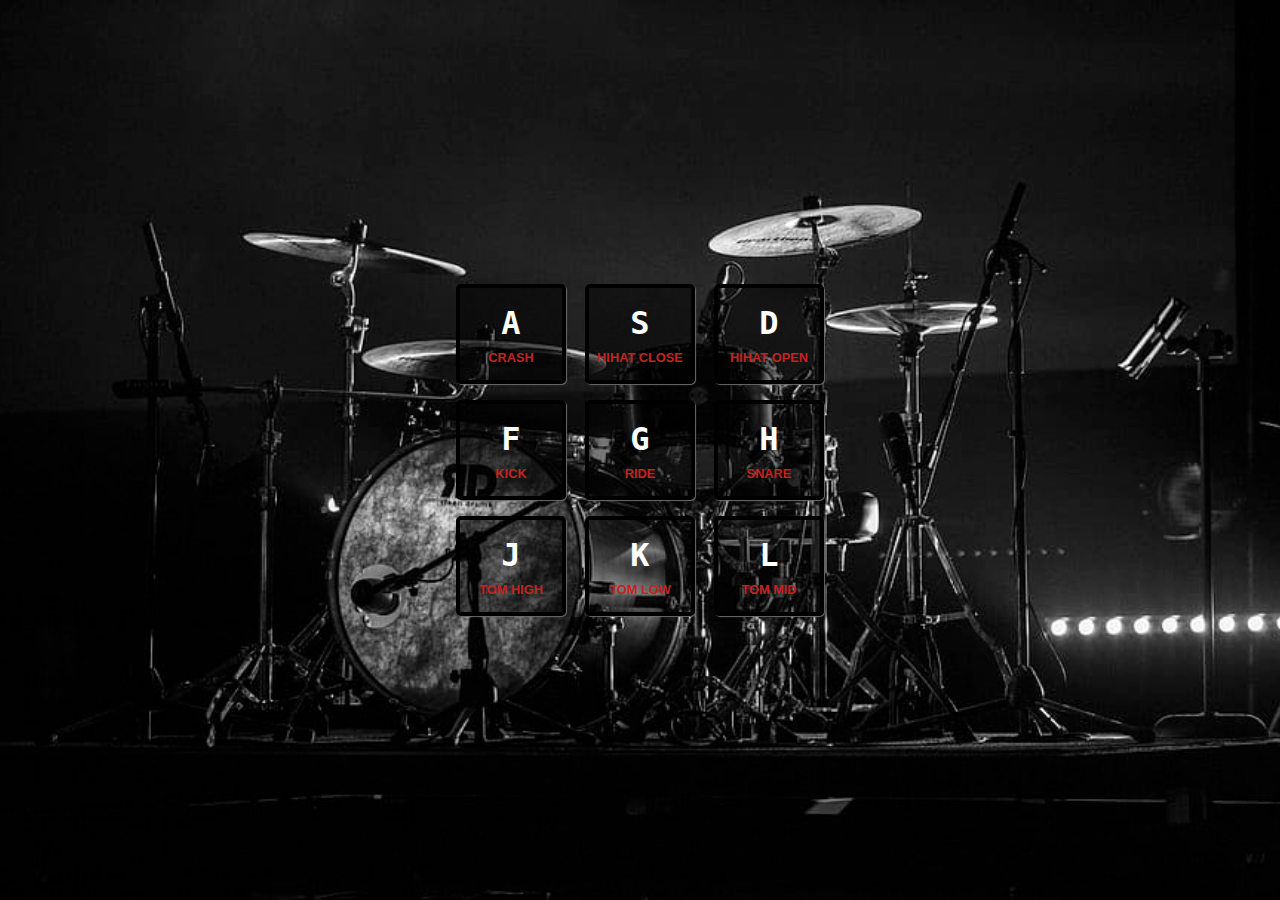
<file: 1-drums-app/index.html>
<!DOCTYPE html>
<html lang="en">
  <head>
    <meta charset="UTF-8" />
    <meta http-equiv="X-UA-Compatible" content="IE=edge" />
    <meta name="viewport" content="width=device-width, initial-scale=1.0" />

    <!-- FAVICON added because of 404 error message -->
    <!-- instead of getting 404 error we now display drum favicon -->
    <link rel="shortcut icon" href="favicon-32x32.png" />

    <link rel="stylesheet" href="./styles.css" />
    <title>Drums app</title>
  </head>
  <body>
    <div class="bg">
      <div class="outline">
        <div data-key="a" class="key">
          <kbd>A</kbd>
          <span class="sound">Crash</span>
        </div>
        <div data-key="s" class="key">
          <kbd>S</kbd>
          <span class="sound">Hihat close</span>
        </div>
        <div data-key="d" class="key">
          <kbd>D</kbd>
          <span class="sound">Hihat open</span>
        </div>
        <div data-key="f" class="key">
          <kbd>F</kbd>
          <span class="sound">Kick</span>
        </div>
        <div data-key="g" class="key">
          <kbd>G</kbd>
          <span class="sound">Ride</span>
        </div>
        <div data-key="h" class="key">
          <kbd>H</kbd>
          <span class="sound">Snare</span>
        </div>
        <div data-key="j" class="key">
          <kbd>J</kbd>
          <span class="sound">Tom high</span>
        </div>
        <div data-key="k" class="key">
          <kbd>K</kbd>
          <span class="sound">Tom low</span>
        </div>
        <div data-key="l" class="key">
          <kbd>L</kbd>
          <span class="sound">Tom mid</span>
        </div>
      </div>
    </div>

    <audio data-key="a" src="sounds/drum-kit_crash.wav"></audio>
    <audio data-key="s" src="sounds/drum-kit_hihat-close.wav"></audio>
    <audio data-key="d" src="sounds/drum-kit_hihat-open.wav"></audio>
    <audio data-key="f" src="sounds/drum-kit_kick.wav"></audio>
    <audio data-key="g" src="sounds/drum-kit_ride.wav"></audio>
    <audio data-key="h" src="sounds/drum-kit_snare.wav"></audio>
    <audio data-key="j" src="sounds/drum-kit_tom-high.wav"></audio>
    <audio data-key="k" src="sounds/drum-kit_tom-low.wav"></audio>
    <audio data-key="l" src="sounds/drum-kit_tom-mid.wav"></audio>

    <script src="./script.js"></script>
  </body>
</html>
</file>
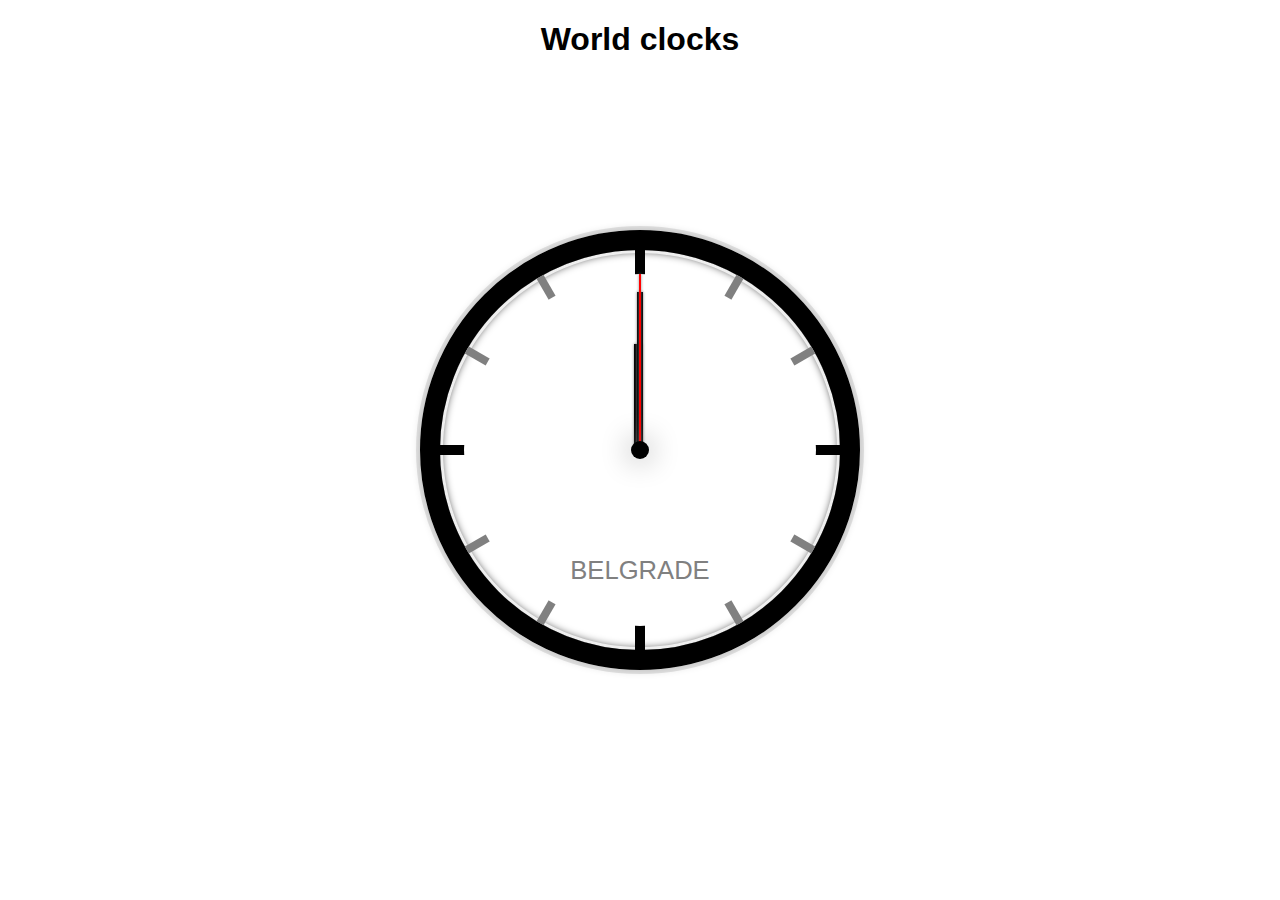
<file: 2-clock-app-with-css/index.html>
<!DOCTYPE html>
<html lang="en">
  <head>
    <meta charset="UTF-8" />
    <meta http-equiv="X-UA-Compatible" content="IE=edge" />
    <meta name="viewport" content="width=device-width, initial-scale=1.0" />
    <link rel="stylesheet" href="./style.css" />

    <title>Clock app</title>
  </head>
  <body>
    <h1>World clocks</h1>

    <div class="clock">
      <div class="marker oneseven"></div>
      <div class="marker twoeight"></div>
      <div class="marker fourten"></div>
      <div class="marker fiveeleven"></div>

      <div class="inner-face">
        <div class="hand hour"></div>
        <div class="hand minute"></div>
        <div class="hand second"></div>
      </div>
    </div>

    <script src="./script.js"></script>
  </body>
</html>
</file>
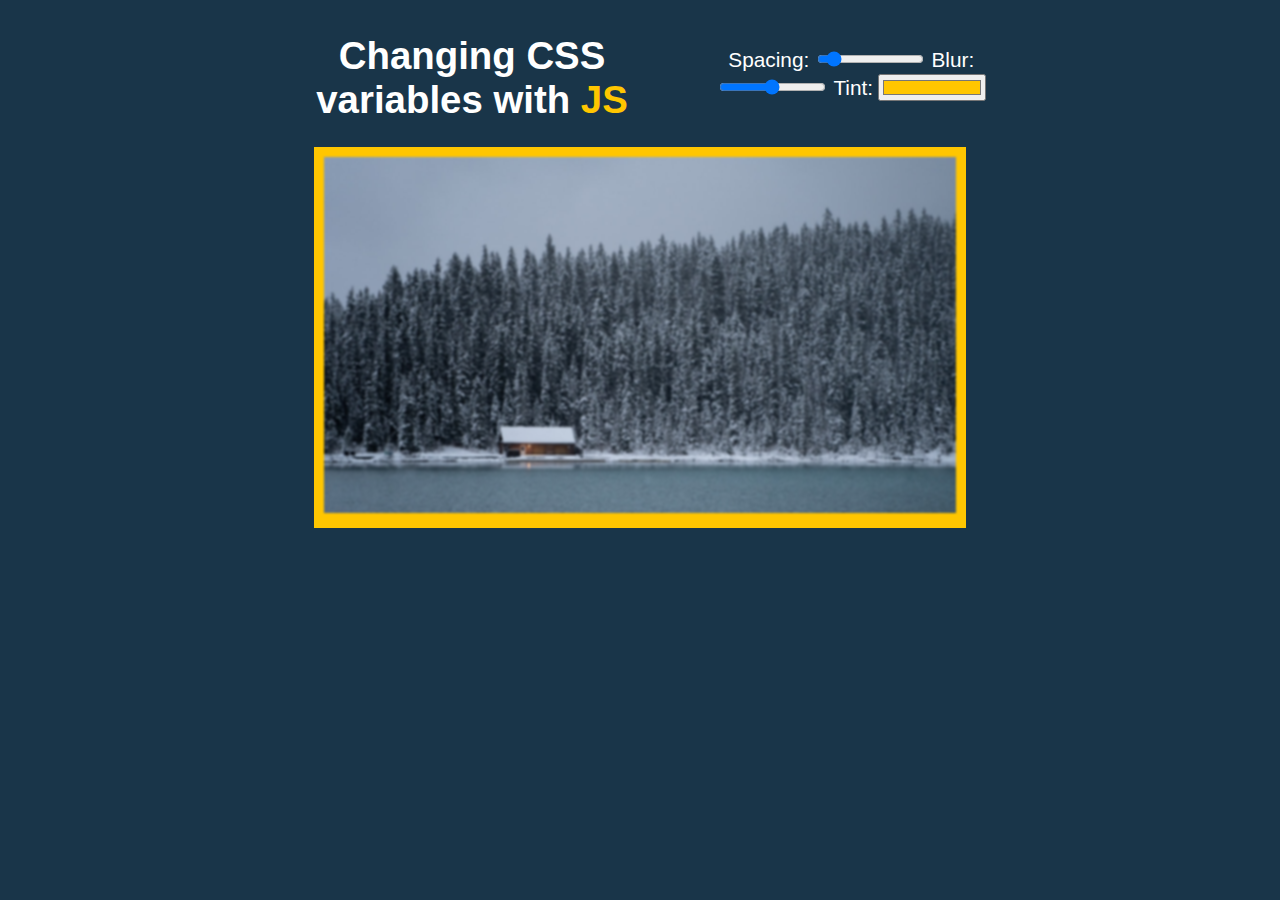
<file: 3-css-variables/index.html>
<!DOCTYPE html>
<html lang="en">
  <head>
    <meta charset="UTF-8" />
    <meta http-equiv="X-UA-Compatible" content="IE=edge" />
    <meta name="viewport" content="width=device-width, initial-scale=1.0" />
    <link href="style.css" rel="stylesheet" />

    <title>Document</title>
  </head>
  <body>
    <div class="main">
      <h1>Changing CSS variables with <span class="js">JS</span></h1>

      <div class="controls">
        <label for="spacing">Spacing:</label>
        <input
          type="range"
          name="spacing"
          min="0"
          max="100"
          value="10"
          data-sizing="px"
        />

        <label for="blur">Blur:</label>
        <input
          type="range"
          name="blur"
          min="0"
          max="10"
          value="5"
          data-sizing="px"
        />

        <label for="tint">Tint:</label>
        <input type="color" name="tint" value="#ffc600" />
      </div>
    </div>

    <div class="image-container">
      <img src="snow.jpg" />
    </div>

    <script src="script.js"></script>
  </body>
</html>
</file>
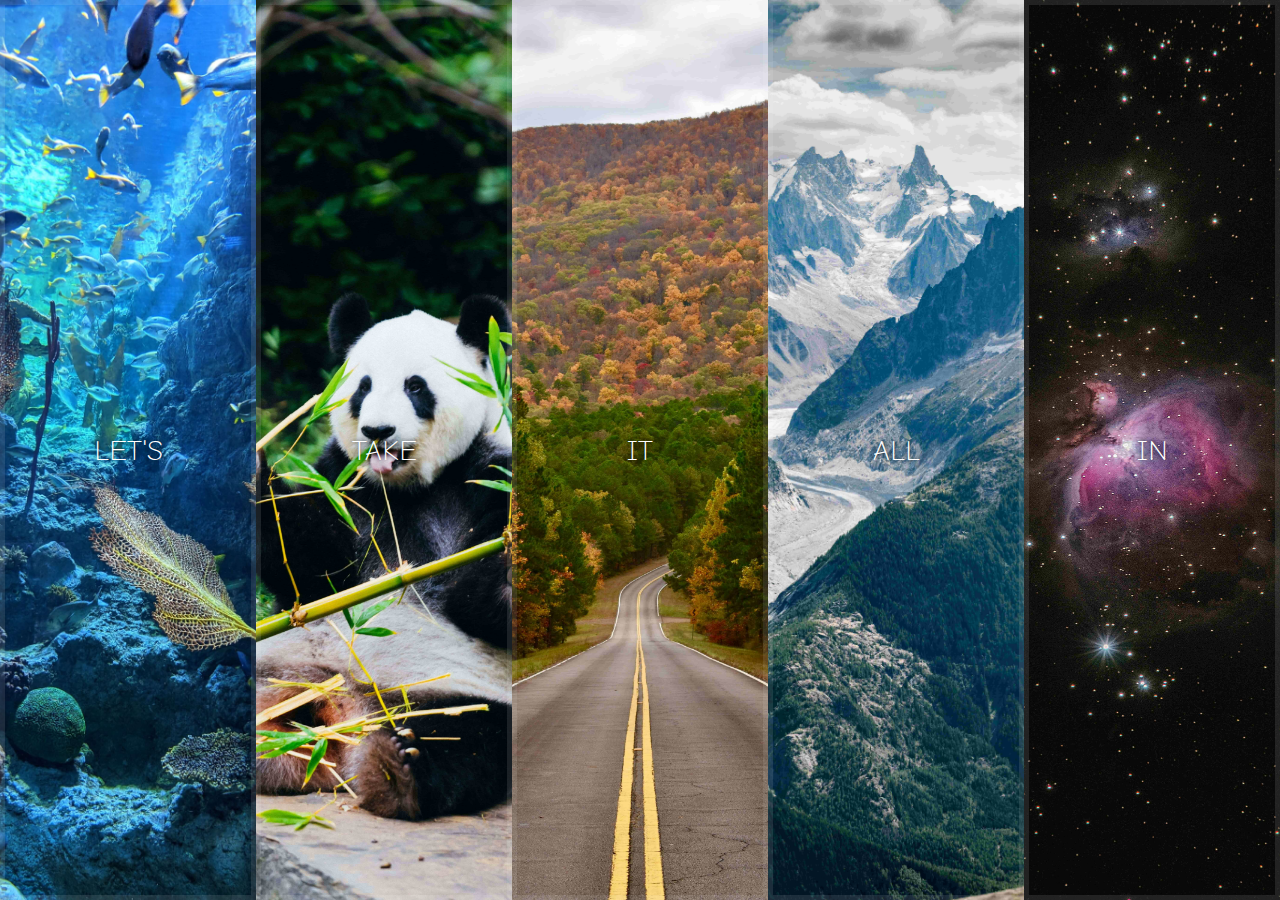
<file: 5-flex-gallery/index.html>
<!DOCTYPE html>
<html lang="en">
  <head>
    <meta charset="UTF-8" />
    <meta http-equiv="X-UA-Compatible" content="IE=edge" />
    <meta name="viewport" content="width=device-width, initial-scale=1.0" />
    <link rel="stylesheet" href="./style.css" />
    <link rel="preconnect" href="https://fonts.googleapis.com" />
    <link rel="preconnect" href="https://fonts.gstatic.com" crossorigin />
    <link
      href="https://fonts.googleapis.com/css2?family=Comic+Neue&display=swap"
      rel="stylesheet"
    />

    <script src="./script.js" defer></script>

    <title>Flex gallery</title>
  </head>
  <body>
    <div class="panels">
      <div class="panel panel-1">
        <p>Hey</p>
        <p>Let's</p>
        <p>Dance</p>
      </div>
      <div class="panel panel-2">
        <p>Give</p>
        <p>Take</p>
        <p>Receive</p>
      </div>
      <div class="panel panel-3">
        <p>Experience</p>
        <p>It</p>
        <p>Today</p>
      </div>
      <div class="panel panel-4">
        <p>Give</p>
        <p>All</p>
        <p>You Can</p>
      </div>
      <div class="panel panel-5">
        <p>Life</p>
        <p>In</p>
        <p>Motion</p>
      </div>
    </div>
  </body>
</html>
</file>
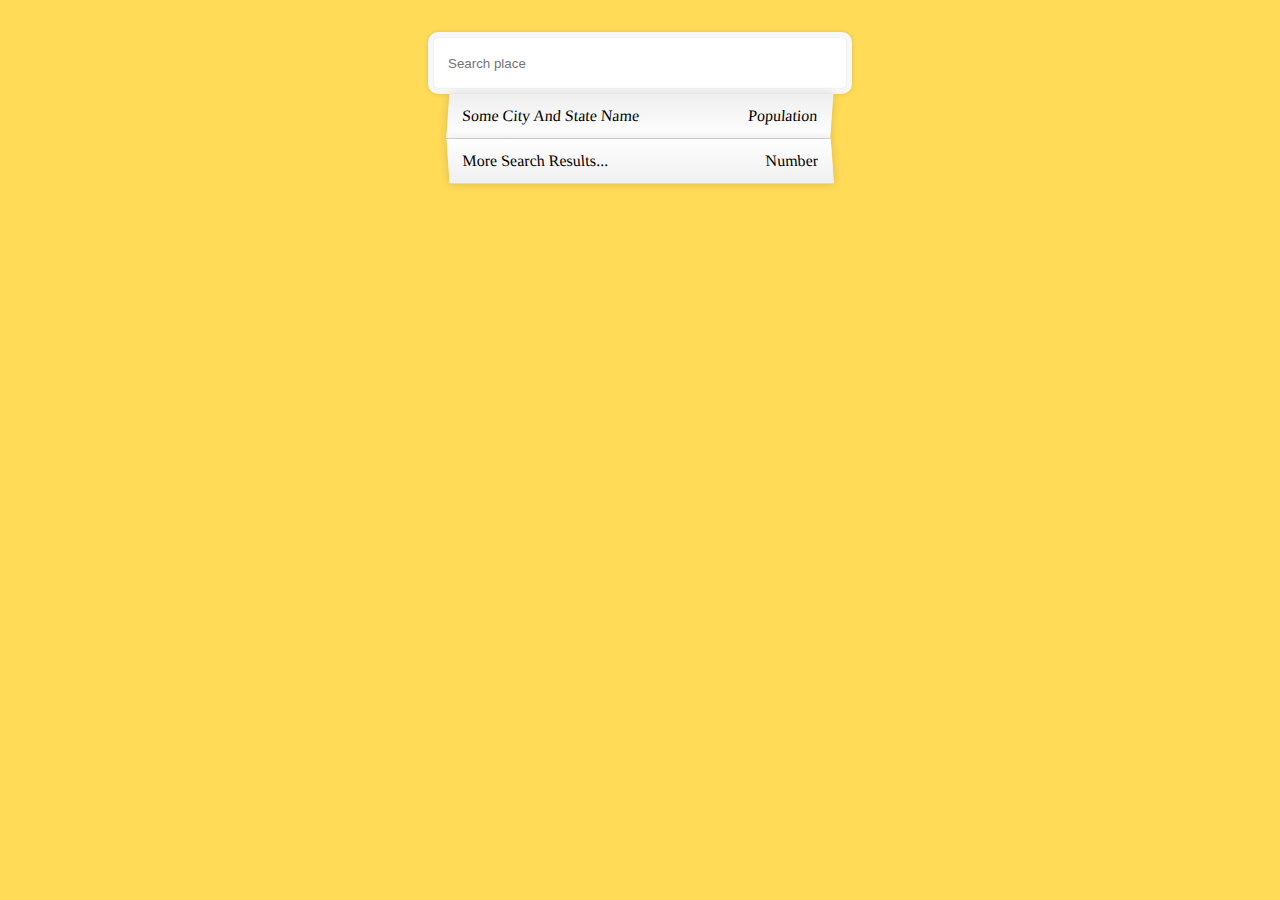
<file: 6-ajax/index.html>
<!DOCTYPE html>
<html lang="en">
  <head>
    <meta charset="UTF-8" />
    <meta http-equiv="X-UA-Compatible" content="IE=edge" />
    <meta name="viewport" content="width=device-width, initial-scale=1.0" />
    <link rel="stylesheet" href="style.css" />
    <script src="script.js" defer></script>

    <title>Ajax</title>
  </head>
  <body>
    <div class="container">
      <input
        type="text"
        class="search"
        placeholder="Search place"
      />
      <ul class="places">
        <li><div>Some city and state name</div><div>population</div></li>
        <li><div>More search results...</div><div>number</div></li>
      </ul>
    </div>
  </body>
</html>
</file>
<file: 1-drums-app/styles.css>
* {
  box-sizing: border-box;
  margin: 0;
  padding: 0;
}

/* full background image responsive */

body, html {
    height: 100%;
}

.bg {
  background-image: url("./drum-set-image.jpg");
  height: 100%;

  background-size: cover;
  background-position: center;
  background-repeat: no-repeat;
}

.outline {
  width: 390px;
  margin: auto auto;
  display: flex;
  flex-wrap: wrap;
  justify-content: space-evenly;
  font-family: Arial, Helvetica, sans-serif;
  position: absolute;
  top: 50%;
  left: 50%;
  transform: translate(-50%, -50%);
}

.key {
  width: 110px;
  height: 100px;
  border: 4px solid black;
  padding: 1rem 0.5rem;
  margin: 0.5rem;
  text-align: center;
  border-radius: 5px;
  background-color: rgba(0, 0, 0, 0.5);
  color: white;
  transition-property: all;
  transition-duration: 0.1s;
  box-shadow: 1px 1px 1px rgb(110, 107, 107);
}

.key kbd {
  text-align: center;
  display: block;
  font-size: 2rem;
  font-weight: 800;
  margin-bottom: 0.4rem;
}

.key span {
  font-size: 0.8rem;
  font-weight: bold;
  text-transform: uppercase;
}

.playing {
  transform: scale(1.1);
  border-color: rgb(196, 35, 35);
  box-shadow: 0px 0px 10px rgb(196, 35, 35);
  font-size: 1.4rem;
}

.sound {
  color: rgb(196, 35, 35);
}

@media (max-width: 425px) {
  body {
    background-size: contain;
  }

  .outline {
    width: 260px;
  }
}
</file>
<file: 2-clock-app-with-css/style.css>
body {
  margin: 0;
  padding: 0;
  box-sizing: border-box;
  font-family: Arial, Helvetica, sans-serif;
}

h1 {
  text-align: center;
  font-weight: bold;
}

.clock {
  width: 12rem;
  height: 12rem;
  border: 20px solid black;
  border-radius: 50%;
  position: absolute;
  top: 50%;
  left: 50%;
  transform: translate(-50%, -50%);
  box-shadow: 0 0 0px 4px rgba(0, 0, 0, 0.1), inset 0 0 0 3px #efefef,
    inset 0 0 10px black, 0 0 10px rgba(0, 0, 0, 0.2);
}

.clock::before,
.clock::after {
  /* 12-6 and 9-3 hour markers */
  content: "";
  position: absolute;
  width: 10px;
  height: 100%;
  background: black;
  z-index: 0;
  left: 50%;
  margin-left: -5px;
  top: 0;
}

.clock::after {
  /* 9-3 time marker specifically*/
  -moz-transform: rotate(90deg);
  -ms-transform: rotate(90deg);
  -webkit-transform: rotate(90deg);
  transform: rotate(90deg);
}

.clock::before,
.clock::after,
.clock .marker {
  /* All hour markers */
  content: "";
  position: absolute;
  width: 10px;
  height: 100%;
  background: black;
  z-index: 0;
  left: 50%;
  margin-left: -5px;
  top: 0;
}

.clock .marker {
  background: gray;
  width: 8px;
  margin-left: -4px;
}

.clock .marker.oneseven {
  -moz-transform: rotate(30deg);
  -ms-transform: rotate(30deg);
  -webkit-transform: rotate(30deg);
  transform: rotate(30deg);
}

.clock .marker.twoeight {
  -moz-transform: rotate(60deg);
  -ms-transform: rotate(60deg);
  -webkit-transform: rotate(60deg);
  transform: rotate(60deg);
}

.clock .marker.fourten {
  -moz-transform: rotate(120deg);
  -ms-transform: rotate(120deg);
  -webkit-transform: rotate(120deg);
  transform: rotate(120deg);
}

.clock .marker.fiveeleven {
  -moz-transform: rotate(150deg);
  -ms-transform: rotate(150deg);
  -webkit-transform: rotate(150deg);
  transform: rotate(150deg);
}

.inner-face {
  position: relative;
  width: 88%;
  height: 88%;
  background: white;
  -moz-border-radius: 1000px;
  -webkit-border-radius: 1000px;
  border-radius: 1000px;
  z-index: 1000;
  left: 6%; /* center DIV horizontally (100%-88% / 2) */
  top: 6%; /* center DIV vertically (100%-88% / 2) */
}

.inner-face::before {
  /* clock center dot small */
  content: "";
  width: 18px;
  height: 18px;
  border-radius: 18px;
  margin-left: -9px;
  margin-top: -9px;
  background: black;
  position: absolute;
  top: 50%;
  left: 50%;
  box-shadow: 0 0 30px gray;
}

.inner-face::after {
  content: "BELGRADE";
  position: absolute;
  width: 100%;
  font: normal 0.8em Arial;
  color: gray;
  text-align: center;
  top: 80%;
}

.hand,
.hand.hour {
  position: absolute;
  width: 8px; /* default width of hands/ hour hand */
  height: 30%; /* default height of hands/ hour hand */
  top: 20%; /* offset hand vertically by 20% so its bottom is at center of clock */
  left: 50%; /* offset hand horiz by 50% so its left is at center of clock */
  margin-left: -6px; /* Account for hand width to center hand horizonally */
  background: black;
  -moz-transform: rotate(0deg);
  -ms-transform: rotate(0deg);
  -webkit-transform: rotate(0deg);
  transform: rotate(0deg);
  -moz-transform-origin: bottom; /* Set transform origin to center bottom */
  -ms-transform-origin: bottom;
  -webkit-transform-origin: bottom;
  transform-origin: bottom;
  z-index: -1;
  -moz-box-shadow: 0 0 3px gray;
  -webkit-box-shadow: 0 0 3px gray;
  box-shadow: 0 0 3px gray;
}

.hand.minute {
  /* minute hand (2nd longest) */
  height: 45%;
  top: 5%;
  width: 6px;
  margin-left: -3px;
}

.hand.second {
  /* second hand (longest) */
  height: 50%;
  width: 2px;
  margin-left: -1px;
  top: 0;
  background: red;
}


@media only screen and (min-width: 525px) {
    .clock {
        width: 16rem;
        height: 16rem;
    }

    .inner-face::after{
        font-size: 1em;
    }
}

@media only screen and (min-width: 625px) {
    .clock {
        width: 20rem;
        height: 20rem;
    }

    .inner-face::after{
        font-size: 1.2em;
    }
}

@media only screen and (min-width: 825px) {
    .clock {
        width: 25rem;
        height: 25rem;
    }

    .inner-face::after{
        font-size: 1.6em;
    }
}
</file>
<file: 3-css-variables/style.css>
body {
    --tint: #ffc600;
    --spacing: 10px;
    --blur: 1px;
    background-color: #193549;
    color: white;
    font-family: Arial, Helvetica, sans-serif;
    font-size: 1.2rem;
}

.main {
    display: flex;
    flex-direction: row;
    justify-content: center;
    align-items: center;
    width: 60%;
    margin: 0 auto;
    text-align: center;
}

.main label {
    font-size: 1.3rem;
}

.main input {
    width: 32%;
    margin-bottom: 2%;
}

.image-container {
    width: 50%;
    margin: 0 auto;
    background-color: var(--tint);
    padding: var(--spacing);
}

img {
    width: 100%;
    filter: blur(var(--blur));
}

.js {
    color: var(--tint);
}
</file>
<file: 5-flex-gallery/style.css>
*,
*::before,
*::after {
  box-sizing: border-box;
  margin: 0;
  padding: 0;
}

body {
  background: rgb(155, 97, 59);
  font-family: "Comic Neue";
  font-weight: 100;
}

.panels {
  min-height: 100vh;
  overflow: hidden;
  display: flex;
}

.panel {
  box-shadow: inset 0 0 0 5px rgba(255, 255, 255, 0.1);
  background-size: cover;
  background-position: center;
  color: white;

  font-size: 1.8rem;
  text-align: center;
  text-transform: uppercase;
  flex: 1;

  display: flex;
  flex-direction: column;
  justify-content: center;
  align-items: center;

  transition: font-size cubic-bezier(0.61, -0.19, 0.7, -0.11) 1.7s,
    flex 0.7s cubic-bezier(0.61, -0.19, 0.7, -0.11),
    background-image cubic-bezier(0.61, -0.19, 0.7, -0.11) 6s;
}

.panel-1 {
  background-image: url("./images/ocean.jpg");
}

.panel-2 {
  background-image: url("./images/panda.jpg");
}
.panel-3 {
  background-image: url("./images/road.jpg");
}
.panel-4 {
  background-image: url("./images/mountains.jpg");
}
.panel-5 {
  background-image: url("./images/space.jpg");
}

.panel > p {
  margin: 0;
  width: 100%;
  flex: 1 0 auto;
  display: flex;
  justify-content: center;
  align-items: center;
  transition: transform 0.8s;

  text-shadow: 0 0 4px rgba(0, 0, 0, 0.72), 0 0 14px rgba(0, 0, 0, 0.45);
}

.panel > *:first-child {
  transform: translateY(-100%);
}
.panel.open-active > *:first-child {
  transform: translateY(0);
}
.panel > *:last-child {
  transform: translateY(100%);
}
.panel.open-active > *:last-child {
  transform: translateY(0);
}

.panel.open {
  flex: 5;
  font-size: 3.8rem;
}
</file>
<file: 6-ajax/style.css>
body {
  background: #ffdb58;
  box-sizing: border-box;
  padding: 0;
  margin: 0;
}

.container {
  width: 40rem;
  max-width: 90%;
  margin: 2rem auto;
  display: flex;
  flex-direction: column;
  justify-content: center;
  align-items: center;
}

input {
  width: 60%;
  height: 2rem;
  padding: 10px 15px;
  border-radius: 10px;
  border: 5px solid #f7f7f7;
  box-shadow: 0 0 5px rgba(0, 0, 0, 0.12), inset 0 0 2px rgba(0, 0, 0, 0.19);
}

.places {
  padding: 0;
  margin: 0;
  width: 60%;
  position: relative;
  top: -3px;
}

.places li {
  list-style: none;
  display: flex;
  justify-content: space-between;
  align-items: center;
  padding: 0.8rem 0.9rem;
  border-bottom: 1px solid #d8d8d8;
  box-shadow: 0 0 10px rgba(0, 0, 0, 0.14);
  text-transform: capitalize;
}

.places li:nth-child(even) {
  transform: skewX(4deg) translateY(3px) scale(1.001);
  background: linear-gradient(to bottom, #ffffff 0%, #efefef 100%);
}

.places li:nth-child(odd) {
  transform: skewX(-4deg) translateY(3px);
  background: linear-gradient(to top, #ffffff 0%, #efefef 100%);
}

.highlight {
    background-color: #ffdb58;
}
</file>
